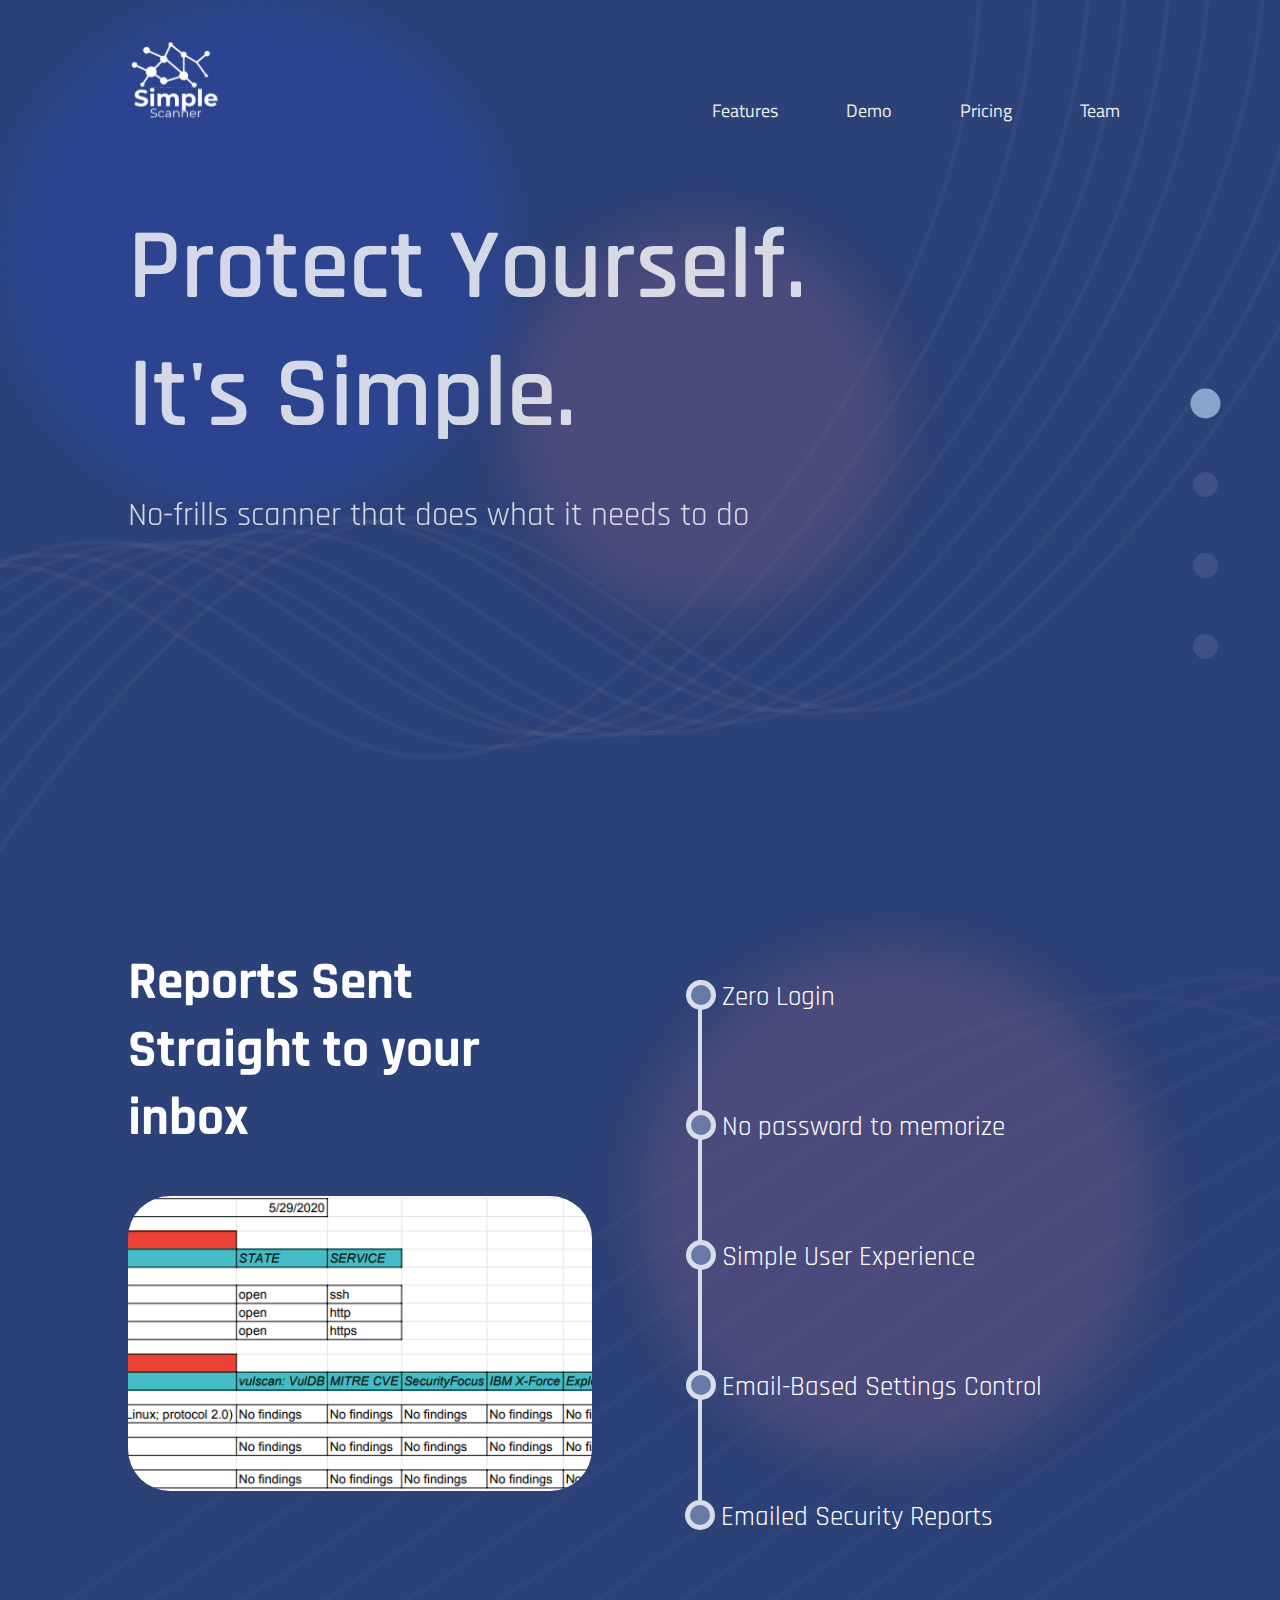
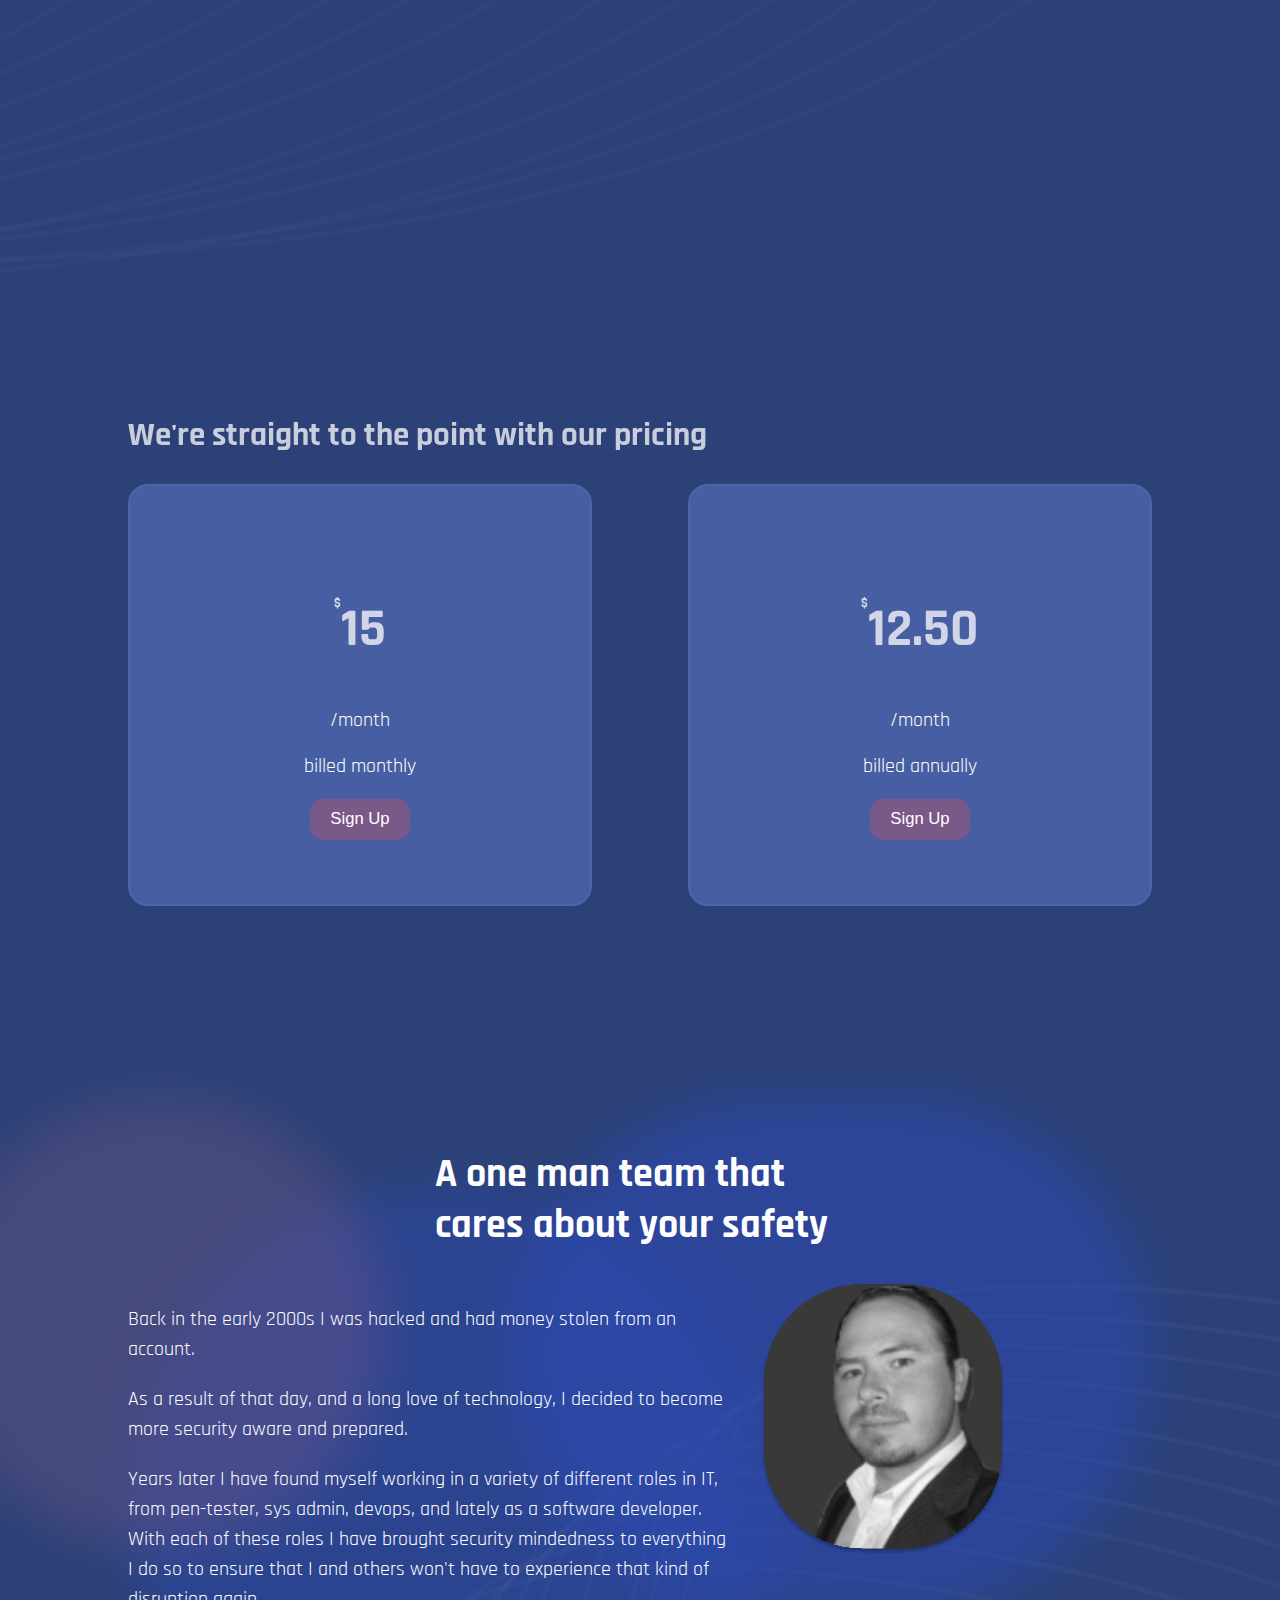
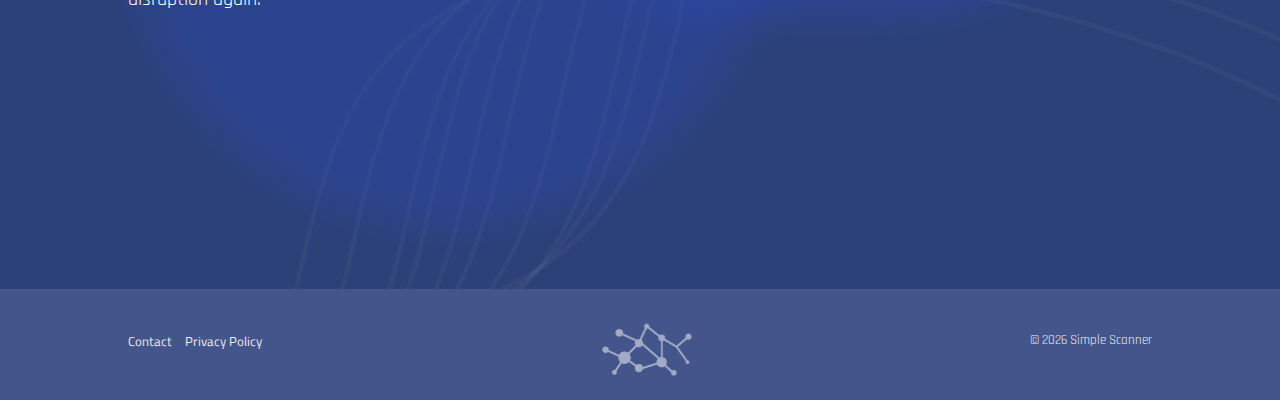
<file: index.html>
<!DOCTYPE html>
<html lang="en">

  <head>
    <meta charset="UTF-8" />
    <meta http-equiv="X-UA-Compatible" content="IE=edge" />
    <meta name="viewport" content="width=device-width, initial-scale=1.0" />
    <title>Simple Scanner</title>

    <link rel="preconnect" href="https://fonts.googleapis.com" />
    <link rel="preconnect" href="https://fonts.gstatic.com" crossorigin />
    <link href="https://fonts.googleapis.com/css2?family=Rajdhani&family=Titillium+Web&display=swap" rel="stylesheet" />
    <link rel="icon" href="/img/favicon.svg" />

    <link rel="stylesheet" href="./styles.css" />
    <script src="https://code.jquery.com/jquery-3.6.4.min.js"
      integrity="sha256-oP6HI9z1XaZNBrJURtCoUT5SUnxFr8s3BzRl+cbzUq8=" crossorigin="anonymous"></script>
  </head>

  <body class="body-index">
    <div class="main-container">
      <span class="circle1 circle"></span>

      <section id="features" data-label="features" class="main features">
        <nav class="topnav">
          <a href="/" class="topnav__logo-link">
            <img src="./img/logo.svg" alt="simple scanner logo" />
          </a>

          <div class="topnav__links-container">
            <div class="hamburger">
              <div class="bar"></div>
              <div class="bar"></div>
              <div class="bar"></div>
            </div>
            <div class="topnav__links">
              <a href="#features" class="topnav__link">Features</a>
              <a href="#demo" class="topnav__link">Demo</a>
              <a href="#pricing" class="topnav__link">Pricing</a>
              <a href="#team" class="topnav__link">Team</a>
            </div>
          </div>
          <!-- <button>Free Trial</button> -->
        </nav>
        <div class="maxw relative">
          <span class="circle2 circle"></span>
          <h1>
            Protect Yourself.<br />
            It's Simple.
          </h1>
          <p>No-frills scanner that does what it needs to do</p>
        </div>
      </section>

      <section id="demo" class="demo maxw main" data-label="demo">
        <span class="circle3 circle"></span>
        <div class="demo-col1">
          <h2>Reports Sent Straight to your inbox</h2>
          <img src="./img/screenshot.svg" />
        </div>

        <ul class="app-features">
          <li>
            <div class="feature">Zero Login</div>
          </li>
          <li>
            <div class="feature">No password to memorize</div>
          </li>
          <li>
            <div class="feature">Simple User Experience</div>
          </li>
          <li>
            <div class="feature">Email-Based Settings Control</div>
          </li>
          <li>
            <div class="feature">Emailed Security Reports</div>
          </li>
        </ul>
      </section>

      <section id="pricing" class="pricing-section main" data-label="pricing" class="main relative">
        <span class="circle4 circle"></span>
        <h2>We're straight to the point with our pricing</h2>
        <div class="pricing-container">
          <div class="price">
            <h2><span>$</span>15</h2>
            <p>/month</p>
            <p>billed monthly</p>
            <button>Sign Up</button>
          </div>
          <div class="price">
            <article>
              <h2><span>$</span>12.50</h2>
              <p>/month</p>
            </article>
            <p>billed annually</p>
            <button>Sign Up</button>
          </div>
        </div>
      </section>

      <section id="team" class="team relative" data-label="team">
        <span class="circle circle5"></span>
        <span class="circle circle6"></span>
        <div class="main">
          <h2 class="team-header">
            A one man team that cares about your safety
          </h2>
          <div class="team-container">
            <div class="team-summary">
              <p>
                Back in the early 2000s I was hacked and had money stolen from
                an account.
              </p>
              <p>
                As a result of that day, and a long love of technology, I
                decided to become more security aware and prepared.
              </p>
              <p>
                Years later I have found myself working in a variety of
                different roles in IT, from pen-tester, sys admin, devops, and
                lately as a software developer. With each of these roles I have
                brought security mindedness to everything I do so to ensure that
                I and others won't have to experience that kind of disruption
                again.
              </p>
            </div>
            <div class="profile-container">
              <img src="/img/profile.svg" />
            </div>
          </div>
        </div>

        <footer>
          <div class="main footer-content">
            <div class="footer-links">
              <a href="/contact.html">Contact</a>
              <a>Privacy Policy</a>
            </div>
            <img src="./img/footer-logo.svg" />
            <p class="copyright">© <span id="year"></span> Simple Scanner</p>
          </div>
        </footer>
      </section>
    </div>
    <script src="./app.js"></script>
  </body>

</html>
</file>
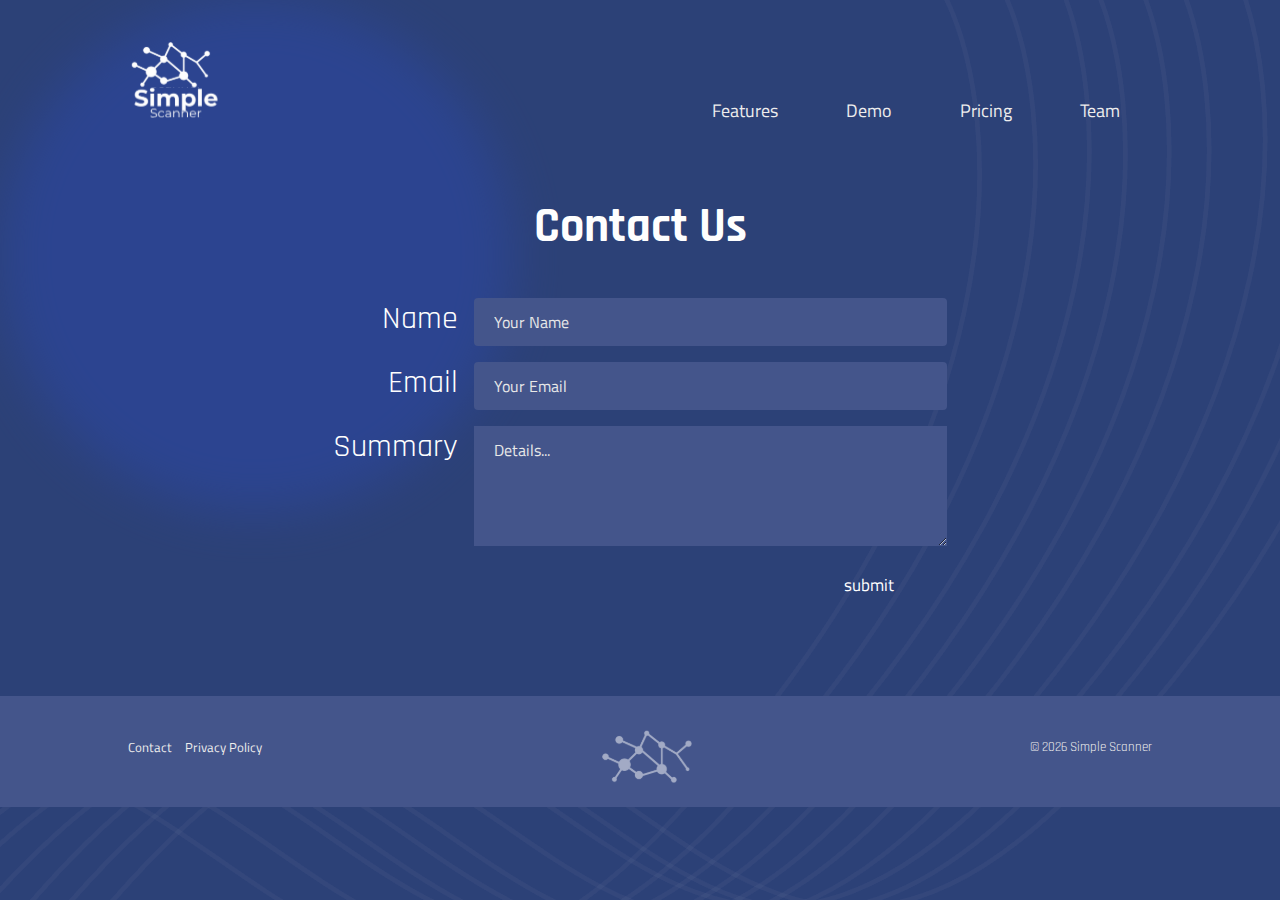
<file: contact.html>
<!DOCTYPE html>
<html lang="en">

  <head>
    <meta charset="UTF-8" />
    <meta http-equiv="X-UA-Compatible" content="IE=edge" />
    <meta name="viewport" content="width=device-width, initial-scale=1.0" />

    <link rel="preconnect" href="https://fonts.googleapis.com" />
    <link rel="preconnect" href="https://fonts.gstatic.com" crossorigin />
    <link href="https://fonts.googleapis.com/css2?family=Rajdhani&family=Titillium+Web&display=swap" rel="stylesheet" />
    <title>Contact</title>
    <script src="https://code.jquery.com/jquery-3.6.4.min.js"
      integrity="sha256-oP6HI9z1XaZNBrJURtCoUT5SUnxFr8s3BzRl+cbzUq8=" crossorigin="anonymous"></script>
    <link rel="stylesheet" href="styles.css" />
    <link rel="icon" href="img/favicon.svg" />
  </head>

  <body class="contactPage body-contact" id="contact-page">
    <span class="circle1 circle"></span>

    <div id="features" data-label="features" class="main">
      <nav class="topnav">
        <a href="/" class="topnav__logo-link">
          <img src="./img/logo.svg" alt="simple scanner logo" />
        </a>
        <div class="topnav__links-container">
          <div class="hamburger">
            <div class="bar"></div>
            <div class="bar"></div>
            <div class="bar"></div>
          </div>
          <div class="topnav__links">
            <a href="./index.html#features" class="topnav__link">Features</a>
            <a href="./index.html#demo" class="topnav__link">Demo</a>
            <a href="./index.html#pricing" class="topnav__link">Pricing</a>
            <a href="./index.html#team" class="topnav__link">Team</a>
          </div>
        </div>
      </nav>
      <div class="contact">
        <h2 class="contact__title">Contact Us</h2>
        <form class="contact__form">
          <label>Name </label>
          <input class="form__input" type="text" id="name" placeholder="Your Name" required />

          <label>Email </label>
          <input class="form__input" type="email" id="email" placeholder="Your Email" required />

          <label>Summary </label>
          <textarea id="summary" name="summary" rows="4" placeholder="Details..." required></textarea>

          <input type="submit" value="submit" class="form__submit" />
        </form>
      </div>
    </div>
    <footer class="contact-footer">
      <div class="main footer-content">
        <div class="footer-links">
          <a href="/contact.html">Contact</a>
          <a>Privacy Policy</a>
        </div>
        <img src="./img/footer-logo.svg" />
        <p class="copyright">© <span id="year"></span> Simple Scanner</p>
      </div>
    </footer>
    <script src="./app.js"></script>
  </body>

</html>
</file>
<file: styles.css>
:root {
  --light-purple: #785987;
  --light-blue: #44558b;
  --bg-color: #2c4177;
  --blue-circle: #2c4ab6;
  --footer-color: #44558b;

  --primary-font: "Rajdhani", sans-serif;
  --links-font: "Titillium Web", sans-serif;

  --primary-font-color: #fefefe;
  --primary-link-color: #eeeded;
  --btn-text-color: #f9f9f9;

  --circle-blur: blur(25px);
  --circle-opacity: 40%;

  --xxl-text: clamp(40px, 7.8125vw, 7.5rem);
  --xl-text: clamp(32px, 4.1667vw, 4rem);
  --large-text: clamp(32px, 3.125vw, 3.5rem);
  --medium-text: clamp(24px, 2.6042vw, 2.5rem);
  --small-text: clamp(16px, 1.5625vw, 1.75rem);
  --xs-text: clamp(16px, 1.3021vw, 1.4rem);
  --xxs-font: clamp(12px, 1.0417vw, 1.1rem);
}

* {
  box-sizing: border-box;
}

html {
  scroll-behavior: smooth;
  scroll-snap-type: y mandatory;
}

body {
  background-color: var(--bg-color);
  color: var(--primary-font-color);
  font-family: var(--primary-font);
  margin: 0;
  overflow-x: hidden;
  padding: 0;
  position: relative;
}

.body-index {
  background-image: url(./img/lines.svg), url(./img/lines-2.svg),
    url(./img/lines-3.svg);
  background-repeat: no-repeat, no-repeat, no-repeat;
  background-position-y: -10%, 20%, 115%;
  background-position-x: 0%, 20%, 20%;
  background-size: auto, 120%, 110%;
}

.body-contact {
  background-image: url(./img/lines.svg);
  background-repeat: no-repeat;
  background-position-x: 0%;
  background-size: auto;
  min-height: 100vh;
}

img {
  max-width: 100%;
}

section {
  min-height: 100vh;
  scroll-snap-align: start;
}

a {
  color: var(--primary-link-color);
  font-family: var(--links-font);
  text-decoration: none;
}

a:hover {
  opacity: 0.75;
}

.main {
  margin: 0 auto;
  padding-bottom: 1.5rem;
  padding-top: 1rem;
  width: 80vw;
}

.maxw {
  max-width: 90%;
}

.relative {
  position: relative;
}

.circle {
  filter: var(--circle-blur);
  opacity: var(--circle-opacity);
  overflow: hidden;
  position: absolute;
  z-index: -1;
}

.circle1 {
  background-color: var(--blue-circle);
  border-radius: 40vw;
  height: 40vw;
  width: 40vw;
}

.circle2 {
  background-color: var(--light-purple);
  border-radius: 30vw;
  height: 30vw;
  left: 30vw;
  top: 8vw;
  width: 30vw;
}

.circle3 {
  background-color: var(--light-purple);
  border-radius: 40vw;
  height: 40vw;
  right: 10vw;
  width: 40vw;
}

.circle4 {
  background-color: var(--blue-circle);
  border-radius: 50vw;
  bottom: 13.5vw;
  height: 50vw;
  left: 10vw;
  width: 50vw;
}

.circle5 {
  background-color: var(--light-purple);
  border-radius: 35vw;
  height: 35vw;
  left: -5vw;
  opacity: 35%;
  width: 35vw;
}

.circle6 {
  background-color: var(--blue-circle);
  border-radius: 45vw;
  height: 40vw;
  left: 40vw;
  opacity: 0.55;
  overflow-x: hidden;
  width: 50vw;
}
/* sidenav Styles */
.sidenav {
  --nav-gap: 30px;
  padding: var(--nav-gap);
  position: fixed;
  right: 2.5%;
  top: 60%;
  transform: translateY(-50%);
}

.sidenav-item {
  align-items: center;
  display: flex;
  flex-direction: row-reverse;
  margin-bottom: var(--nav-gap);
}

.sidenav-label {
  color: var(--btn-text-color);
  font-size: clamp(1px, 3.125vw, 48px);
  font-weight: bold;
  margin-right: 1.5rem;
  opacity: 0;
  transition: opacity 0.1s;
}

@keyframes moveLeft {
  from {
    margin-right: 0;
  }
  to {
    margin-right: 1.5rem;
  }
}

.sidenav-link:hover ~ .sidenav-label {
  animation-duration: 800ms;
  animation-name: moveLeft;
  background: var(--light-blue);
  border-radius: 5px;
  opacity: 1;
  padding: 0 10px;
}

.sidenav-link {
  background: rgba(68, 85, 139, 0.8);
  border-radius: 50%;
  height: 25px;
  transition: transform(transform 0.1s);
  width: 25px;
}

.sidenav-link-selected {
  background: #8aa4cc;
  transform: scale(1.2);
}

/* Top Nav Styles */
.topnav {
  display: flex;
  justify-content: space-between;
  padding-top: 1.5rem;
}

.topnav img {
  min-width: 90px;
  width: 10%;
}

.topnav__links-container {
  align-items: end;
  display: flex;
  justify-content: space-around;
}

.topnav__logo-link:hover {
  background: none;
}

.topnav__logo-link img {
  background: none;
}

.topnav__link {
  font-size: 18px;
  padding: 1rem 2rem 0;
}

.topnav__logo-link {
  padding: 0;
}

.topnav__link:hover {
  background: var(--light-blue);
  border-radius: 5px;
  transition: all 500ms;
}

.hamburger {
  display: none;
}

.bar {
  background-color: var(--primary-link-color);
  display: block;
  height: 3px;
  margin: 5px auto;
  transition: all 500ms;
  width: 25px;
}

.hamburger.active .bar:nth-child(2) {
  opacity: 0;
}

.hamburger.active .bar:nth-child(1) {
  transform: translateY(8px) rotate(45deg);
  transition: all 500ms;
}

.hamburger.active .bar:nth-child(3) {
  transform: translateY(-8px) rotate(-45deg);
  transition: all 500ms;
}

/* Features Section CSS */
.features {
  display: flex;
  flex-direction: column;
}

.features h1 {
  font-size: var(--xxl-text);
  font-weight: 600;
  margin: 0;
  opacity: 0.8;
  padding-top: 5rem;
}

.features p {
  font-size: var(--medium-text);
  opacity: 0.8;
}

/* Demo Section styles */
.demo {
  display: flex;
  justify-content: space-between;
  padding-top: 3rem;
  gap: 6rem;
}

.demo-col1 {
  width: 100%;
}

.demo-col1 h2 {
  font-size: var(--xl-text);
  margin-top: 0;
}

.demo-col1 img {
  min-width: 270px;
}

/* timeline */

ul,
li {
  list-style: none;
  padding: 0;
}

ul {
  width: 100%;
}

.app-features {
  border-radius: 12px;
  margin-top: 2rem;
  position: relative;
}

li {
  border-left: 4px solid #d9dde8;
  margin-left: 10px;
  padding-bottom: 6rem;
  padding-left: 20px;
  position: relative;
}

li:last-child {
  border: 0px;
  padding-bottom: 0;
  left: 3px;
}

li:before {
  background: #6879a6;
  border-radius: 50%;
  border: 5px solid #d9dde8;
  content: "";
  height: 20px;
  left: -16px;
  position: absolute;
  top: 0px;
  width: 20px;
}

.feature {
  font-size: clamp(16px, 2.0833vw, 64px);
}

/* Pricing Section Styles */
.pricing-section {
  display: flex;
  flex-direction: column;
  justify-content: center;
}

.pricing-section h2 {
  font-size: var(--medium-text);
  opacity: 0.75;
}

.price {
  text-align: center;
}

.pricing-container {
  display: flex;
  justify-content: space-around;
  gap: 6rem;
}

.pricing-container div {
  background-color: rgba(79, 101, 172, 0.8);
  border-radius: 20px;
  border: 1px solid blue;
  border: solid 2px #4f65ac;
  padding: 4em 8em;
  width: 100%;
}

.price h2 {
  font-size: var(--xl-text);
  font-weight: 700;
}

.price h2 span {
  font-size: var(--xxs-font);
  font-weight: 700;
  vertical-align: text-top;
}

.price p {
  font-size: var(--small-text);
  font-weight: 400;
}

.price button {
  background-color: var(--light-purple);
  border-radius: 14px;
  border: none;
  color: white;
  font-size: var(--xs-text);
  padding: 0.625em 1.25em;
}

.price button:hover {
  opacity: 0.75;
  cursor: pointer;
}

/* About Section Styles */

.team {
  display: flex;
  flex-direction: column;
  justify-content: space-between;
  padding-bottom: 0;
}

.team-container {
  display: flex;
  gap: 2rem;
  padding-right: 11.4583vw;
}

.team-header {
  font-size: var(--large-text);
  margin-inline: auto;
  max-width: 40%;
}

.team-summary {
  font-size: var(--small-text);
  line-height: 1.5;
  width: 100%;
}

.profile-container {
  flex: 1/2;
}
.team-container img {
  height: auto;
  min-width: 180px;
  width: 100%;
}

/* Footer Styles */
footer {
  background-color: var(--footer-color);
  color: var(--primary-link-color);
}

.footer-content {
  align-items: center;
  display: flex;
  justify-content: space-between;
  max-width: 80vw;
}

footer img {
  padding-top: 1em;
  width: 6em;
}

.copyright {
  font-size: var(--xxs-font);
}

.footer-links {
  display: flex;
  font-size: var(--xxs-font);
  justify-content: space-around;
}

.footer-links a:nth-child(1) {
  padding-right: 1em;
}

/************* CONTACT FORM ***************/

.contact {
  align-items: center;
  display: flex;
  flex-direction: column;
  justify-content: center;
  margin: 2em 0;
  padding-bottom: 2rem;
  width: 100%;
}

.contact h1 {
  padding-top: 2rem;
}

.contact__title {
  font-size: 3rem;
  text-align: center;
}

.contact__form {
  display: grid;
  gap: 16px;
  grid-template-columns: 1fr 4fr;
  width: 60%;
}

label {
  font-size: 32px;
  justify-self: end;
}

.form__submit {
  background-color: var(--purple-btn);
  border-radius: 14px;
  border: none;
  color: white;
  font-family: var(--links-font);
  font-size: var(--xs-text);
  grid-column: 2/3;
  justify-self: end;
  min-width: fit-content;
  padding: 0.625em 1.25em;
  width: 33%;
}

.form__submit:hover {
  opacity: 0.75;
}

.form__input,
textarea {
  background-color: var(--footer-color);
  border: none;
  color: var(--primary-font-color);
  font-family: var(--links-font);
  font-size: 16px;
  padding: 12px 20px;
}
::placeholder {
  color: #e8e8e8;
  font-family: var(--links-font);
}

input {
  border-radius: 4px;
  padding: 12px;
}

.contact-footer {
  width: 100vw;
}
/********* end contact form ***********/

@media (max-width: 1100px) {
  .pricing-container {
    align-items: center;
    padding-right: 0;
    row-gap: 1rem;
  }
  .pricing-container div {
    max-width: 80%;
    padding: 3em 6em;
  }

  .pricing-section h2 {
    text-align: center;
  }

  .team-container {
    gap: 2.5em;
  }

  .demo {
    padding-right: 10.4167vw;
  }

  .body-index {
    background-position-y: -20%, 20%, 95%;
    background-position-x: 0%, 20%, 20%;
    background-size: auto, 120%, auto;
  }
}
@media (max-width: 900px) {
  .demo {
    padding-right: 5vw;
  }

  .team-container img {
    align-self: flex-start;
  }

  .pricing-container {
    flex-direction: column;
    justify-content: space-around;
  }

  .price {
    text-align: center;
  }

  .price h2 {
    text-align: center;
  }

  .team-header,
  .team-summary {
    max-width: 60%;
  }

  .body-index {
    background-position-y: -30%, 20%, 85%;
    background-position-x: 0%, 20%, 20%;
    background-size: auto, auto, auto;
  }
}

@media (max-width: 768px) {
  .hamburger {
    display: block;
  }

  .topnav__links {
    display: none;
  }
  .topnav__links.active {
    background-color: var(--light-blue);
    display: flex;
    flex-direction: column;
    position: absolute;
    top: 120px;
  }

  .circle1 {
    border-radius: 50vw;
    height: 50vw;
    width: 50vw;
  }

  .circle2 {
    border-radius: 40vw;
    height: 40vw;
    width: 40vw;
  }

  .pricing-container div {
    padding: 1.5em 4em;
  }

  .footer-links {
    flex-direction: column;
    line-height: 2;
    padding-top: 0.5em;
  }

  .team-header {
    max-width: 80%;
    text-align: center;
  }

  .demo {
    margin-right: 2.5vw;
    margin-left: 2em;
  }

  .team-container {
    padding-right: 0;
  }
  .team img {
    display: none;
  }

  .team-summary {
    max-width: 100vw;
  }
}

@media (max-width: 600px) {
  .pricing-section h2 {
    font-size: 24px;
  }

  .sidenav {
    display: none;
  }

  .circle2 {
    border-radius: 50vw;
    height: 50vw;
    width: 50vw;
  }

  .demo {
    align-items: center;
    flex-direction: column;
    justify-content: space-around;
  }

  .demo-col1 {
    max-width: 80%;
  }

  .demo-col1 h1 {
    font-size: 2rem;
  }

  li {
    padding-bottom: 3rem;
  }

  .pricing-container div {
    max-width: 100%;
  }

  .demo {
    gap: 0;
  }

  .demo ul {
    width: 80%;
  }

  /********* CONTACT FORM ***********/
  .contact__form {
    display: flex;
    flex-direction: column;
  }

  .form__submit {
    align-self: center;
  }

  .contact {
    margin-top: 1em;
  }

  .contact__title {
    font-size: clamp(20px, 2.6043vw, 2.5rem);
  }

  label,
  .form__input,
  textarea {
    font-size: clamp(12px, 1.3021vw, 1.25rem);
  }
  /*********** end contact form ***************/
}

@media (max-width: 500px) {
  .team-header {
    font-size: 24px;
  }

  .team-summary {
    font-size: 16px;
  }
}

@media (max-width: 400px) {
  .pricing-container div {
    max-width: 100%;
    padding: 1.5em 2em;
  }
}

@media (max-width: 350px) {
  .demo-col1 img {
    min-width: 0px;
  }
}
</file>
